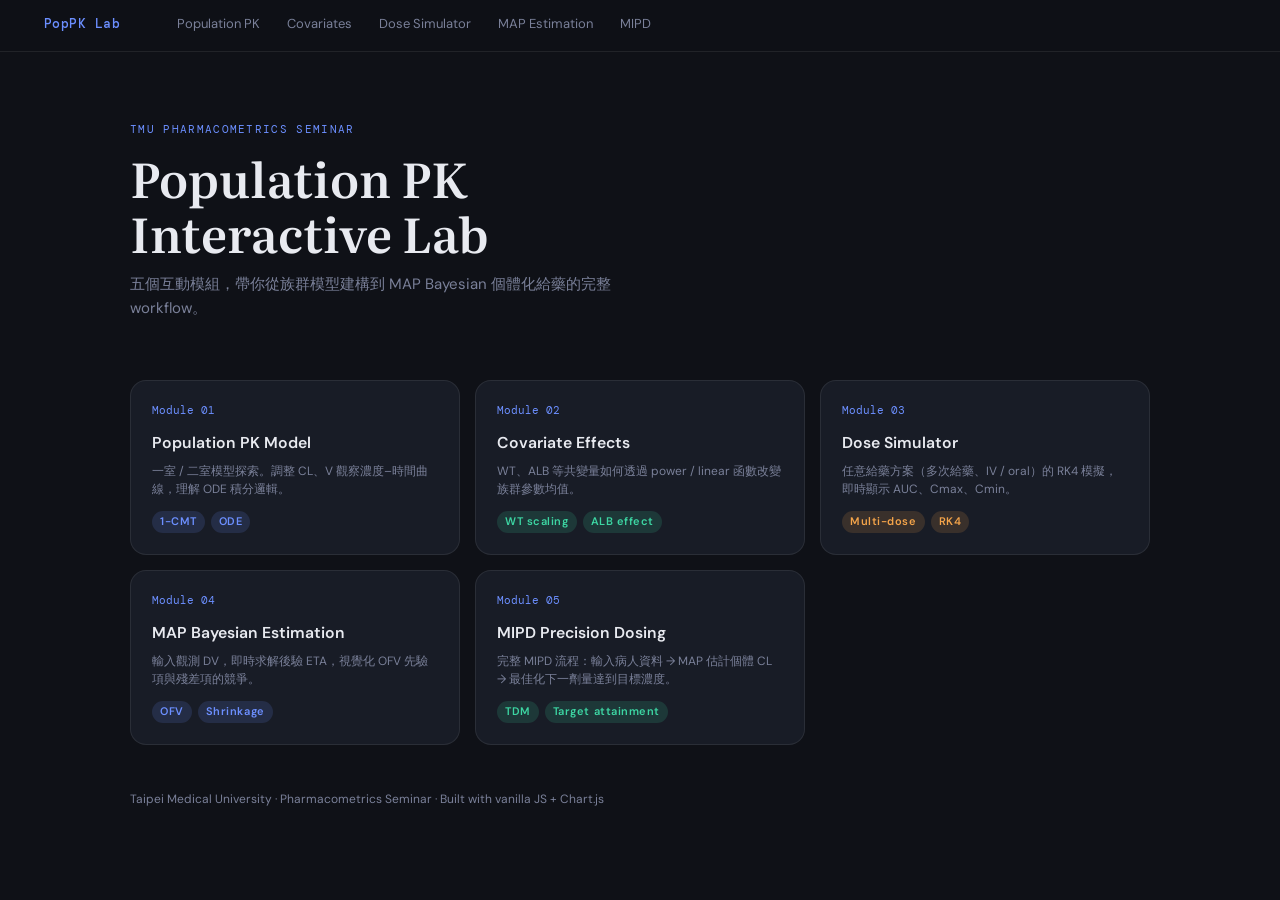
<file: index.html>
<!DOCTYPE html>
<html lang="zh-TW">
<head>
<meta charset="UTF-8">
<meta name="viewport" content="width=device-width, initial-scale=1">
<title>PopPK Interactive Lab — TMU</title>
<link rel="stylesheet" href="css/style.css">
</head>
<body>

<nav class="topnav">
  <a href="index.html" class="brand">PopPK Lab</a>
  <a href="population_model.html">Population PK</a>
  <a href="covariate_effect.html">Covariates</a>
  <a href="dose_simulator.html">Dose Simulator</a>
  <a href="map_estimation.html">MAP Estimation</a>
  <a href="mipd_dose_adjustment.html">MIPD</a>
</nav>

<div class="page">
  <div class="hero">
    <p class="eyebrow">TMU Pharmacometrics Seminar</p>
    <h1>Population PK<br>Interactive Lab</h1>
    <p>五個互動模組，帶你從族群模型建構到 MAP Bayesian 個體化給藥的完整 workflow。</p>
  </div>

  <div class="module-grid">
    <a href="population_model.html" class="module-card">
      <div class="mc-num">Module 01</div>
      <div class="mc-title">Population PK Model</div>
      <div class="mc-desc">一室 / 二室模型探索。調整 CL、V 觀察濃度–時間曲線，理解 ODE 積分邏輯。</div>
      <div class="mc-tags">
        <span class="badge badge-blue">1-CMT</span>
        <span class="badge badge-blue">ODE</span>
      </div>
    </a>
    <a href="covariate_effect.html" class="module-card">
      <div class="mc-num">Module 02</div>
      <div class="mc-title">Covariate Effects</div>
      <div class="mc-desc">WT、ALB 等共變量如何透過 power / linear 函數改變族群參數均值。</div>
      <div class="mc-tags">
        <span class="badge badge-green">WT scaling</span>
        <span class="badge badge-green">ALB effect</span>
      </div>
    </a>
    <a href="dose_simulator.html" class="module-card">
      <div class="mc-num">Module 03</div>
      <div class="mc-title">Dose Simulator</div>
      <div class="mc-desc">任意給藥方案（多次給藥、IV / oral）的 RK4 模擬，即時顯示 AUC、Cmax、Cmin。</div>
      <div class="mc-tags">
        <span class="badge badge-warn">Multi-dose</span>
        <span class="badge badge-warn">RK4</span>
      </div>
    </a>
    <a href="map_estimation.html" class="module-card">
      <div class="mc-num">Module 04</div>
      <div class="mc-title">MAP Bayesian Estimation</div>
      <div class="mc-desc">輸入觀測 DV，即時求解後驗 ETA，視覺化 OFV 先驗項與殘差項的競爭。</div>
      <div class="mc-tags">
        <span class="badge badge-blue">OFV</span>
        <span class="badge badge-blue">Shrinkage</span>
      </div>
    </a>
    <a href="mipd_dose_adjustment.html" class="module-card">
      <div class="mc-num">Module 05</div>
      <div class="mc-title">MIPD Precision Dosing</div>
      <div class="mc-desc">完整 MIPD 流程：輸入病人資料 → MAP 估計個體 CL → 最佳化下一劑量達到目標濃度。</div>
      <div class="mc-tags">
        <span class="badge badge-green">TDM</span>
        <span class="badge badge-green">Target attainment</span>
      </div>
    </a>
  </div>

  <p style="margin-top:3rem;font-size:12px;color:var(--muted)">
    Taipei Medical University · Pharmacometrics Seminar · Built with vanilla JS + Chart.js
  </p>
</div>

</body>
</html>
</file>
<file: css/style.css>
/* TMU PopPK Interactive Lab — shared stylesheet */
@import url('https://fonts.googleapis.com/css2?family=DM+Mono:wght@400;500&family=Literata:ital,wght@0,400;0,600;1,400&family=DM+Sans:wght@400;500;600&display=swap');

:root {
  --bg:        #0f1117;
  --surface:   #181c26;
  --surface2:  #1e2333;
  --border:    rgba(255,255,255,0.08);
  --border2:   rgba(255,255,255,0.14);
  --text:      #e8eaf0;
  --muted:     #7a8099;
  --accent:    #6c8fff;
  --accent2:   #3dd6a3;
  --warn:      #f4a44a;
  --danger:    #f06b6b;
  --radius:    10px;
  --radius-lg: 16px;
  --mono:      'DM Mono', monospace;
  --sans:      'DM Sans', sans-serif;
  --serif:     'Literata', Georgia, serif;
}

*, *::before, *::after { box-sizing: border-box; margin: 0; padding: 0; }

html { font-size: 15px; }

body {
  background: var(--bg);
  color: var(--text);
  font-family: var(--sans);
  min-height: 100vh;
  line-height: 1.6;
}

/* ── Top nav ── */
.topnav {
  position: sticky; top: 0; z-index: 100;
  background: rgba(15,17,23,0.92);
  backdrop-filter: blur(12px);
  border-bottom: 1px solid var(--border);
  padding: 0 2rem;
  display: flex; align-items: center; gap: 0; height: 52px;
}
.topnav .brand {
  font-family: var(--mono); font-size: 13px; font-weight: 500;
  color: var(--accent); letter-spacing: 0.04em;
  text-decoration: none; margin-right: 2rem; white-space: nowrap;
}
.topnav a {
  color: var(--muted); text-decoration: none;
  font-size: 13px; padding: 0 0.9rem; height: 52px;
  display: flex; align-items: center;
  border-bottom: 2px solid transparent;
  transition: color 0.15s, border-color 0.15s;
  white-space: nowrap;
}
.topnav a:hover { color: var(--text); }
.topnav a.active { color: var(--accent); border-bottom-color: var(--accent); }

/* ── Page layout ── */
.page { max-width: 1080px; margin: 0 auto; padding: 2.5rem 2rem 4rem; }

.page-header { margin-bottom: 2rem; }
.page-header h1 {
  font-family: var(--serif); font-size: 1.9rem; font-weight: 600;
  color: var(--text); line-height: 1.25;
}
.page-header p { color: var(--muted); margin-top: 0.4rem; font-size: 0.93rem; max-width: 640px; }

/* ── Cards ── */
.card {
  background: var(--surface);
  border: 1px solid var(--border);
  border-radius: var(--radius-lg);
  padding: 1.4rem 1.6rem;
}
.card + .card { margin-top: 1rem; }
.card-title {
  font-size: 11px; font-weight: 600; letter-spacing: 0.1em; text-transform: uppercase;
  color: var(--muted); margin-bottom: 1rem;
}

/* ── Grid helpers ── */
.grid2 { display: grid; grid-template-columns: 1fr 1fr; gap: 1rem; }
.grid3 { display: grid; grid-template-columns: repeat(3,1fr); gap: 1rem; }
.grid4 { display: grid; grid-template-columns: repeat(4,1fr); gap: 0.75rem; }
@media (max-width: 700px) {
  .grid2, .grid3, .grid4 { grid-template-columns: 1fr; }
}

/* ── Form controls ── */
label.ctrl { display: flex; align-items: center; gap: 0.7rem; margin-bottom: 0.75rem; }
label.ctrl span.lbl {
  font-size: 12px; color: var(--muted); min-width: 120px; flex-shrink: 0;
}
label.ctrl span.val {
  font-family: var(--mono); font-size: 12px; font-weight: 500; color: var(--accent2);
  min-width: 52px; text-align: right;
}

input[type=range] {
  flex: 1; -webkit-appearance: none; appearance: none;
  height: 4px; background: var(--surface2); border-radius: 2px; outline: none;
}
input[type=range]::-webkit-slider-thumb {
  -webkit-appearance: none; width: 14px; height: 14px;
  border-radius: 50%; background: var(--accent);
  cursor: pointer; border: 2px solid var(--bg);
  transition: transform 0.1s;
}
input[type=range]::-webkit-slider-thumb:hover { transform: scale(1.2); }
input[type=range]::-moz-range-thumb {
  width: 14px; height: 14px; border-radius: 50%;
  background: var(--accent); cursor: pointer;
  border: 2px solid var(--bg);
}

input[type=number], input[type=text], select {
  background: var(--surface2); border: 1px solid var(--border2);
  color: var(--text); border-radius: var(--radius);
  padding: 0.4rem 0.75rem; font-family: var(--mono); font-size: 13px;
  outline: none; transition: border-color 0.15s;
  width: 100%;
}
input[type=number]:focus, select:focus { border-color: var(--accent); }

button.btn {
  background: var(--accent); color: #0f1117;
  border: none; border-radius: var(--radius);
  padding: 0.5rem 1.2rem; font-family: var(--sans);
  font-weight: 600; font-size: 13px; cursor: pointer;
  transition: opacity 0.15s, transform 0.1s;
}
button.btn:hover { opacity: 0.88; }
button.btn:active { transform: scale(0.97); }
button.btn.secondary {
  background: var(--surface2); color: var(--text);
  border: 1px solid var(--border2);
}

/* ── Stat cards ── */
.stat-card {
  background: var(--surface2); border-radius: var(--radius);
  padding: 0.9rem 1rem;
}
.stat-card .s-label { font-size: 11px; color: var(--muted); margin-bottom: 0.3rem; }
.stat-card .s-value {
  font-family: var(--mono); font-size: 1.5rem; font-weight: 500; color: var(--text);
}
.stat-card .s-unit { font-size: 11px; color: var(--muted); margin-left: 4px; }

/* ── Chart canvas wrapper ── */
.chart-wrap {
  position: relative; width: 100%; border-radius: var(--radius);
  overflow: hidden; background: var(--surface2);
}
.chart-wrap canvas { display: block; width: 100% !important; }

/* ── Dose event table ── */
.dose-table { width: 100%; border-collapse: collapse; font-size: 13px; }
.dose-table th {
  text-align: left; padding: 0.4rem 0.75rem;
  font-size: 11px; text-transform: uppercase; letter-spacing: 0.06em;
  color: var(--muted); border-bottom: 1px solid var(--border);
}
.dose-table td { padding: 0.4rem 0.75rem; border-bottom: 1px solid var(--border); }
.dose-table tr:last-child td { border-bottom: none; }
.dose-table input { padding: 0.3rem 0.5rem; font-size: 12px; }

/* ── Badge ── */
.badge {
  display: inline-block; padding: 2px 8px; border-radius: 20px;
  font-size: 11px; font-weight: 600; letter-spacing: 0.05em;
}
.badge-blue { background: rgba(108,143,255,0.15); color: var(--accent); }
.badge-green { background: rgba(61,214,163,0.15); color: var(--accent2); }
.badge-warn  { background: rgba(244,164,74,0.15); color: var(--warn); }

/* ── Equation display ── */
.eq-box {
  background: var(--surface2); border-left: 3px solid var(--accent);
  border-radius: 0 var(--radius) var(--radius) 0;
  padding: 0.8rem 1rem; font-family: var(--mono); font-size: 13px;
  color: var(--accent2); margin: 0.75rem 0;
}

/* ── Hint text ── */
.hint { font-size: 11px; color: var(--muted); margin-top: 6px; }

/* ── Index hero ── */
.hero {
  min-height: 260px;
  display: flex; flex-direction: column; justify-content: flex-end;
  padding: 0 0 2rem;
}
.hero .eyebrow {
  font-family: var(--mono); font-size: 11px; letter-spacing: 0.12em;
  color: var(--accent); text-transform: uppercase; margin-bottom: 0.75rem;
}
.hero h1 {
  font-family: var(--serif); font-size: clamp(2rem, 5vw, 3.2rem);
  font-weight: 600; line-height: 1.15; color: var(--text);
  max-width: 640px;
}
.hero p { color: var(--muted); max-width: 520px; margin-top: 0.75rem; }

/* Module card grid (index) */
.module-grid { display: grid; grid-template-columns: repeat(auto-fill, minmax(280px,1fr)); gap: 1rem; margin-top: 2rem; }
.module-card {
  background: var(--surface); border: 1px solid var(--border);
  border-radius: var(--radius-lg); padding: 1.4rem;
  text-decoration: none; color: var(--text);
  transition: border-color 0.2s, transform 0.15s;
  display: block;
}
.module-card:hover { border-color: var(--accent); transform: translateY(-2px); }
.module-card .mc-num {
  font-family: var(--mono); font-size: 11px; color: var(--accent);
  margin-bottom: 0.75rem;
}
.module-card .mc-title { font-size: 1.05rem; font-weight: 600; margin-bottom: 0.4rem; }
.module-card .mc-desc { font-size: 12px; color: var(--muted); line-height: 1.5; }
.module-card .mc-tags { margin-top: 0.9rem; display: flex; gap: 6px; flex-wrap: wrap; }
</file>
